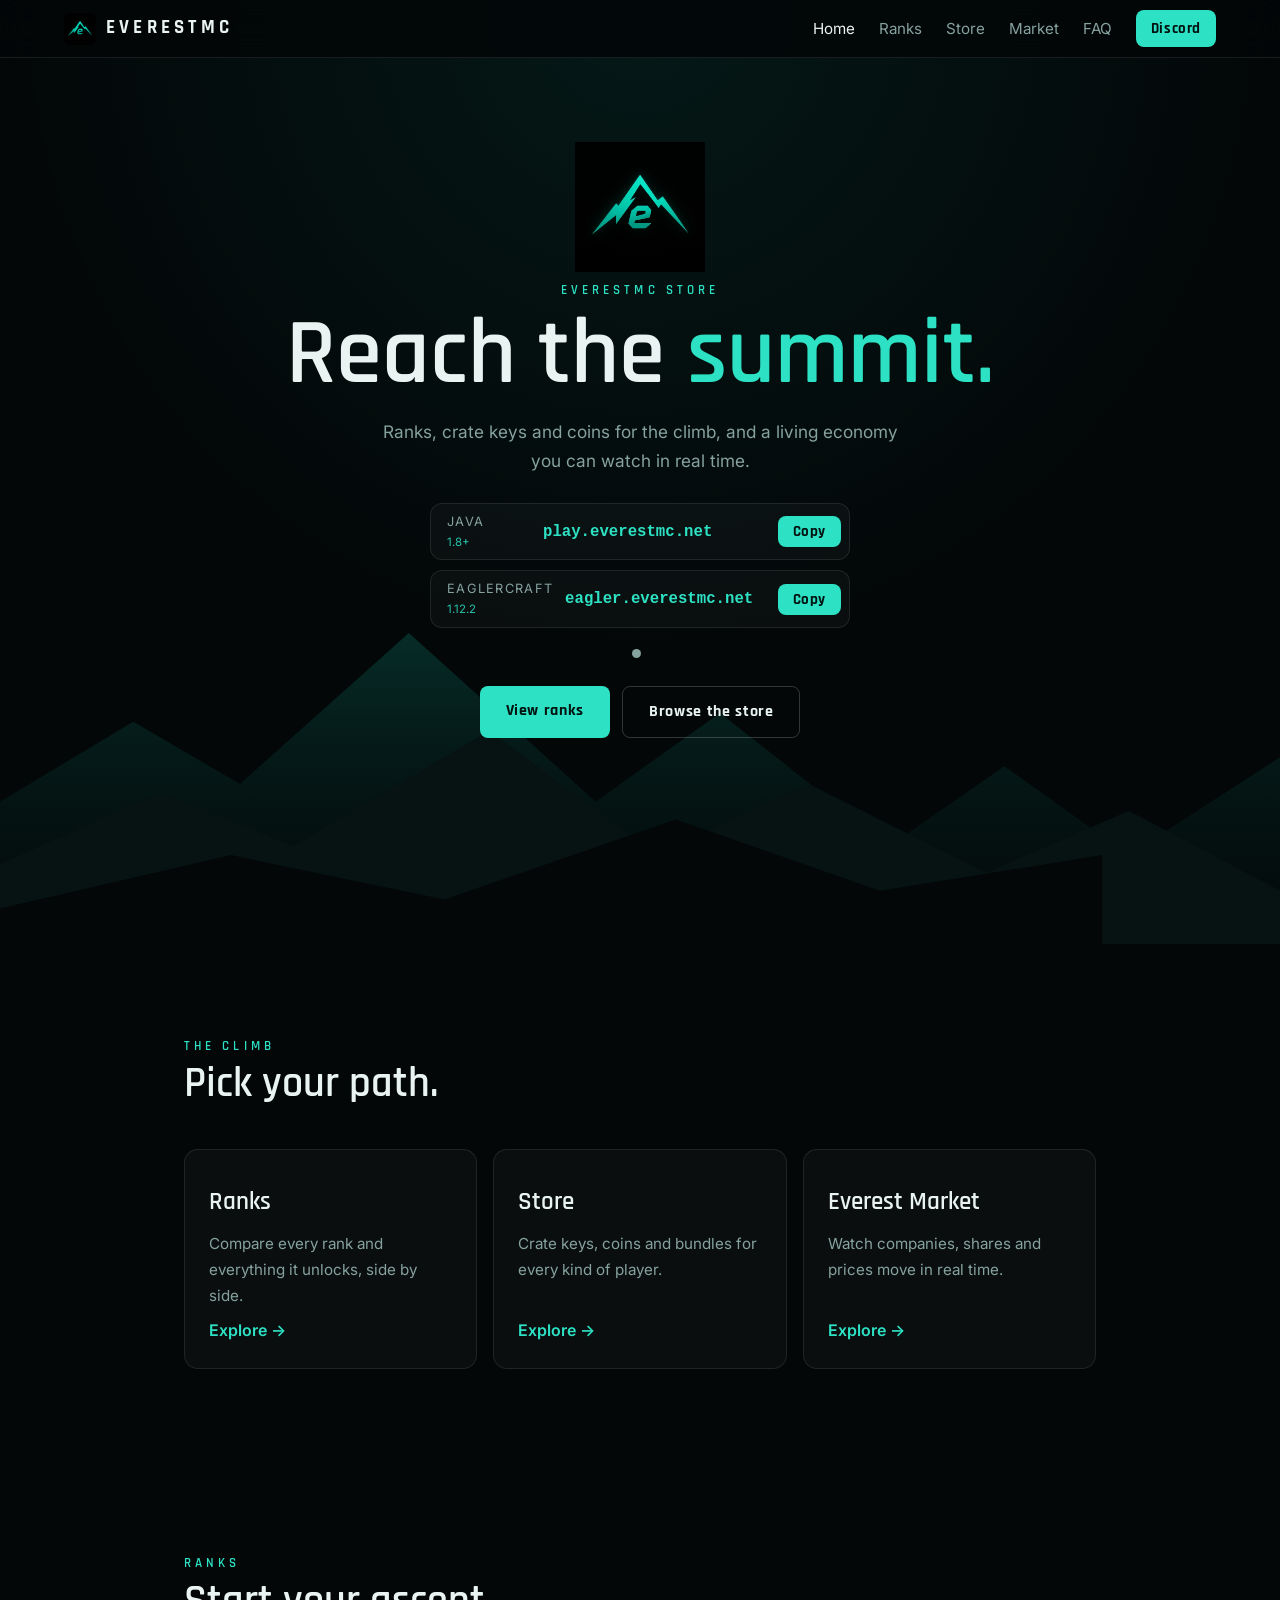
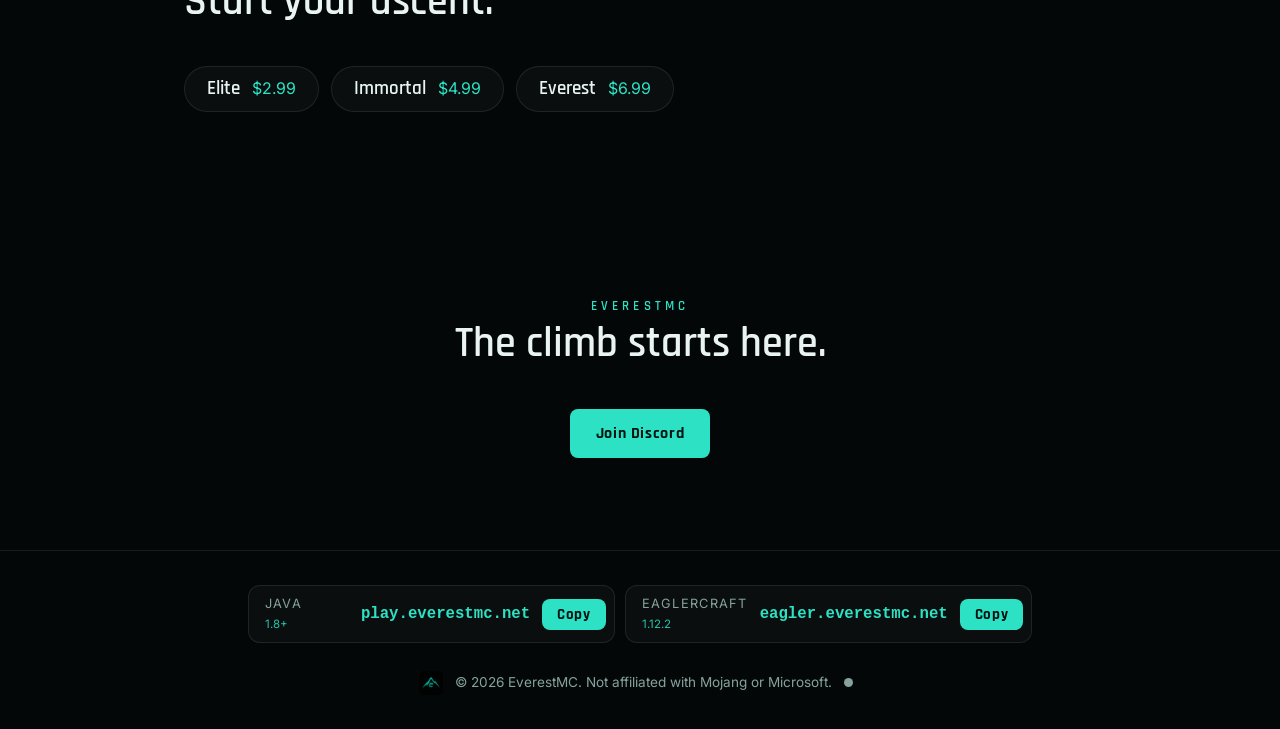
<file: index.html>
<!doctype html>
<html lang="en"><head>
<meta charset="utf-8"><meta name="viewport" content="width=device-width,initial-scale=1">
<title>EverestMC Store | Ranks, Crate Keys & Coins</title>
<meta name="description" content="The official EverestMC Minecraft store. Buy ranks, crate keys and coins, and follow the live Everest Market economy.">
<link rel="canonical" href="https://store.everestmc.net/">
<meta name="theme-color" content="#030708">
<meta property="og:type" content="website"><meta property="og:title" content="EverestMC Store | Ranks, Crate Keys & Coins"><meta property="og:description" content="The official EverestMC Minecraft store. Buy ranks, crate keys and coins, and follow the live Everest Market economy.">
<meta property="og:url" content="https://store.everestmc.net/"><meta property="og:image" content="https://store.everestmc.net/logo.webp"><meta name="twitter:card" content="summary">
<link rel="icon" href="favicon.png">
<link rel="preconnect" href="https://fonts.googleapis.com"><link rel="preconnect" href="https://fonts.gstatic.com" crossorigin>
<link href="https://fonts.googleapis.com/css2?family=Rajdhani:wght@500;600;700&family=Inter:wght@400;500;600&display=swap" rel="stylesheet">
<link rel="stylesheet" href="style.css">
</head><body>
<header><a class="brand" href="index.html"><img src="logo.webp" alt="" width="32" height="32">EVERESTMC</a>
<nav><a href="index.html" class="cur">Home</a><a href="ranks.html">Ranks</a><a href="store.html">Store</a><a href="market.html">Market</a><a href="faq.html">FAQ</a><a class="btn sm dc" href="#">Discord</a></nav></header>
<main>
<section class="hero"><svg class="peaks" viewBox="0 0 1440 420" preserveAspectRatio="xMidYMax slice" aria-hidden="true"><defs><linearGradient id="g1" x1="0" y1="0" x2="0" y2="1"><stop offset="0" stop-color="#19f0cc" stop-opacity=".16"/><stop offset="1" stop-color="#030708" stop-opacity="0"/></linearGradient></defs>
<path fill="url(#g1)" d="M0 420V260l150-90 120 70 190-170 210 190 140-100 190 150 130-90 140 100 170-110v320z"/>
<path fill="#071213" d="M0 420V330l180-80 150 60 220-130 190 140 170-80 200 100 160-70 170 90v110z"/>
<path fill="#030708" d="M0 420V380l260-60 240 50 260-90 230 80 250-40v100z"/></svg>
<div class="hin"><img class="mark" src="logo.webp" alt="EverestMC logo" width="130" height="130">
<p class="eyebrow">EVERESTMC STORE</p><h1>Reach the <span>summit.</span></h1>
<p class="lead">Ranks, crate keys and coins for the climb, and a living economy you can watch in real time.</p>
<div class="ips"></div><p class="pl c"><span class="dot pdot"></span><span class="players"></span></p>
<p class="cta"><a class="btn" href="ranks.html">View ranks</a><a class="btn ghost" href="store.html">Browse the store</a></p></div></section>
<section><p class="eyebrow">THE CLIMB</p><h2>Pick your path.</h2><div class="grid g3">
<a class="card lc reveal" href="ranks.html"><h3>Ranks</h3><p>Compare every rank and everything it unlocks, side by side.</p><span class="go">Explore →</span></a>
<a class="card lc reveal" href="store.html"><h3>Store</h3><p>Crate keys, coins and bundles for every kind of player.</p><span class="go">Explore →</span></a>
<a class="card lc reveal" href="market.html"><h3>Everest Market</h3><p>Watch companies, shares and prices move in real time.</p><span class="go">Explore →</span></a>
</div></section>
<section><p class="eyebrow">RANKS</p><h2>Start your ascent.</h2><div class="chips" id="rankPreview"></div></section>
<section class="final"><p class="eyebrow">EVERESTMC</p><h2>The climb starts here.</h2><a class="btn dc" href="#">Join Discord</a></section>
</main>
<footer><div class="ips small"></div><div class="fl"><img src="logo.webp" alt="" width="24" height="24"><span>© 2026 EverestMC. Not affiliated with Mojang or Microsoft.</span><span class="pl"><span class="dot pdot"></span><span class="players"></span></span></div></footer>
<script src="config.js"></script><script src="script.js"></script>
</body></html>
</file>
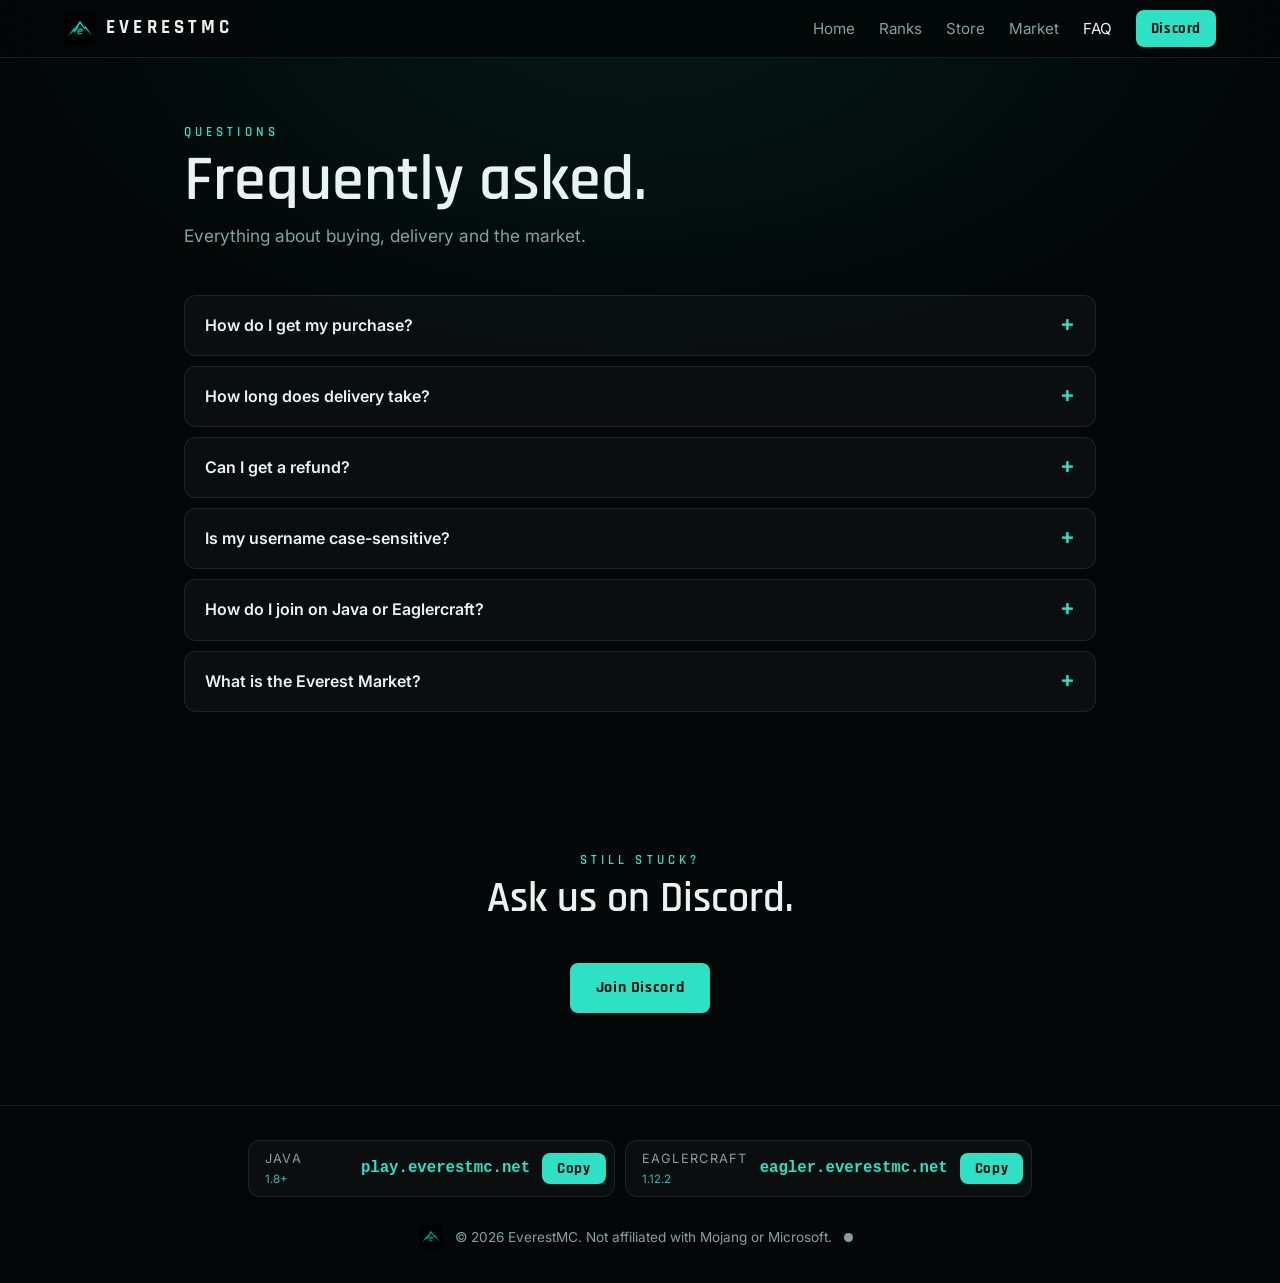
<file: faq.html>
<!doctype html>
<html lang="en"><head>
<meta charset="utf-8"><meta name="viewport" content="width=device-width,initial-scale=1">
<title>FAQ | EverestMC Store</title>
<meta name="description" content="Answers about buying, delivery and the EverestMC Everest Market.">
<link rel="canonical" href="https://store.everestmc.net/faq">
<meta name="theme-color" content="#030708">
<meta property="og:type" content="website"><meta property="og:title" content="FAQ | EverestMC Store"><meta property="og:description" content="Answers about buying, delivery and the EverestMC Everest Market.">
<meta property="og:url" content="https://store.everestmc.net/faq"><meta property="og:image" content="https://store.everestmc.net/logo.webp"><meta name="twitter:card" content="summary">
<link rel="icon" href="favicon.png">
<link rel="preconnect" href="https://fonts.googleapis.com"><link rel="preconnect" href="https://fonts.gstatic.com" crossorigin>
<link href="https://fonts.googleapis.com/css2?family=Rajdhani:wght@500;600;700&family=Inter:wght@400;500;600&display=swap" rel="stylesheet">
<link rel="stylesheet" href="style.css">
</head><body>
<header><a class="brand" href="index.html"><img src="logo.webp" alt="" width="32" height="32">EVERESTMC</a>
<nav><a href="index.html">Home</a><a href="ranks.html">Ranks</a><a href="store.html">Store</a><a href="market.html">Market</a><a href="faq.html" class="cur">FAQ</a><a class="btn sm dc" href="#">Discord</a></nav></header>
<main>
<section class="pagehero"><p class="eyebrow">QUESTIONS</p><h1>Frequently asked.</h1><p class="lead">Everything about buying, delivery and the market.</p></section><section class="tight">
<details><summary>How do I get my purchase?</summary><p>Pay with PayPal using your exact Minecraft username. Your rank, keys or coins are applied to that username once payment is confirmed.</p></details>
<details><summary>How long does delivery take?</summary><p class="delivery"></p></details>
<details><summary>Can I get a refund?</summary><p>Digital items are generally final once delivered. If something went wrong, open a ticket on Discord and we will sort it out.</p></details>
<details><summary>Is my username case-sensitive?</summary><p>Double-check the spelling before you pay; purchases are applied to exactly what you enter.</p></details>
<details><summary>How do I join on Java or Eaglercraft?</summary><p>Copy the Java or Eaglercraft address from the bottom of any page. Java works on 1.8 and newer; Eaglercraft (in your browser) works on 1.12.2 only.</p></details>
<details><summary>What is the Everest Market?</summary><p>Players found companies, sell shares and trade. Share price is a company's treasury divided by its total shares, shown live on the <a href="market.html">Market page</a>.</p></details></section>
<section class="final"><p class="eyebrow">STILL STUCK?</p><h2>Ask us on Discord.</h2><a class="btn dc" href="#">Join Discord</a></section>
</main>
<footer><div class="ips small"></div><div class="fl"><img src="logo.webp" alt="" width="24" height="24"><span>© 2026 EverestMC. Not affiliated with Mojang or Microsoft.</span><span class="pl"><span class="dot pdot"></span><span class="players"></span></span></div></footer>
<script src="config.js"></script><script src="script.js"></script>
</body></html>
</file>
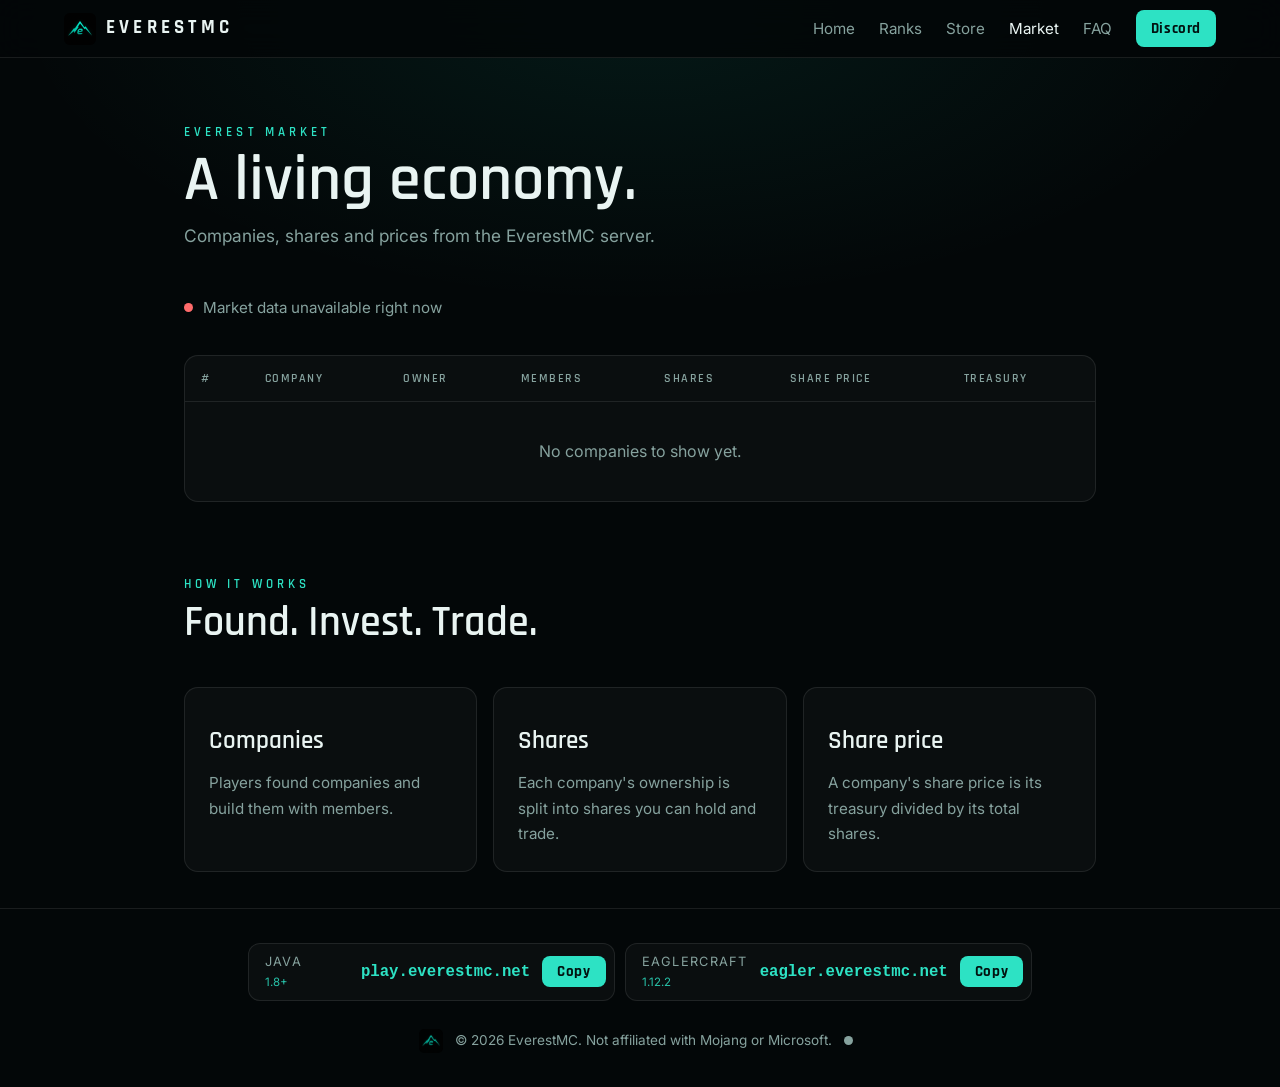
<file: market.html>
<!doctype html>
<html lang="en"><head>
<meta charset="utf-8"><meta name="viewport" content="width=device-width,initial-scale=1">
<title>Everest Market | EverestMC Store</title>
<meta name="description" content="Live EverestMC economy: companies, shares, share prices and treasuries.">
<link rel="canonical" href="https://store.everestmc.net/market">
<meta name="theme-color" content="#030708">
<meta property="og:type" content="website"><meta property="og:title" content="Everest Market | EverestMC Store"><meta property="og:description" content="Live EverestMC economy: companies, shares, share prices and treasuries.">
<meta property="og:url" content="https://store.everestmc.net/market"><meta property="og:image" content="https://store.everestmc.net/logo.webp"><meta name="twitter:card" content="summary">
<link rel="icon" href="favicon.png">
<link rel="preconnect" href="https://fonts.googleapis.com"><link rel="preconnect" href="https://fonts.gstatic.com" crossorigin>
<link href="https://fonts.googleapis.com/css2?family=Rajdhani:wght@500;600;700&family=Inter:wght@400;500;600&display=swap" rel="stylesheet">
<link rel="stylesheet" href="style.css">
</head><body>
<header><a class="brand" href="index.html"><img src="logo.webp" alt="" width="32" height="32">EVERESTMC</a>
<nav><a href="index.html">Home</a><a href="ranks.html">Ranks</a><a href="store.html">Store</a><a href="market.html" class="cur">Market</a><a href="faq.html">FAQ</a><a class="btn sm dc" href="#">Discord</a></nav></header>
<main>
<section class="pagehero"><p class="eyebrow">EVEREST MARKET</p><h1>A living economy.</h1><p class="lead">Companies, shares and prices from the EverestMC server.</p></section><section class="tight"><div class="status"><span id="dot" class="dot"></span><span id="stat">Connecting…</span></div>
<div class="stats" id="stats"></div>
<div class="wrap"><table><thead><tr><th>#</th><th>Company</th><th>Owner</th><th>Members</th><th>Shares</th><th>Share price</th><th>Treasury</th></tr></thead><tbody id="rows"></tbody></table></div></section>
<section class="tight"><p class="eyebrow">HOW IT WORKS</p><h2>Found. Invest. Trade.</h2><div class="grid g3">
<div class="card"><h3>Companies</h3><p>Players found companies and build them with members.</p></div>
<div class="card"><h3>Shares</h3><p>Each company's ownership is split into shares you can hold and trade.</p></div>
<div class="card"><h3>Share price</h3><p>A company's share price is its treasury divided by its total shares.</p></div></div></section>
</main>
<footer><div class="ips small"></div><div class="fl"><img src="logo.webp" alt="" width="24" height="24"><span>© 2026 EverestMC. Not affiliated with Mojang or Microsoft.</span><span class="pl"><span class="dot pdot"></span><span class="players"></span></span></div></footer>
<script src="config.js"></script><script src="script.js"></script>
</body></html>
</file>
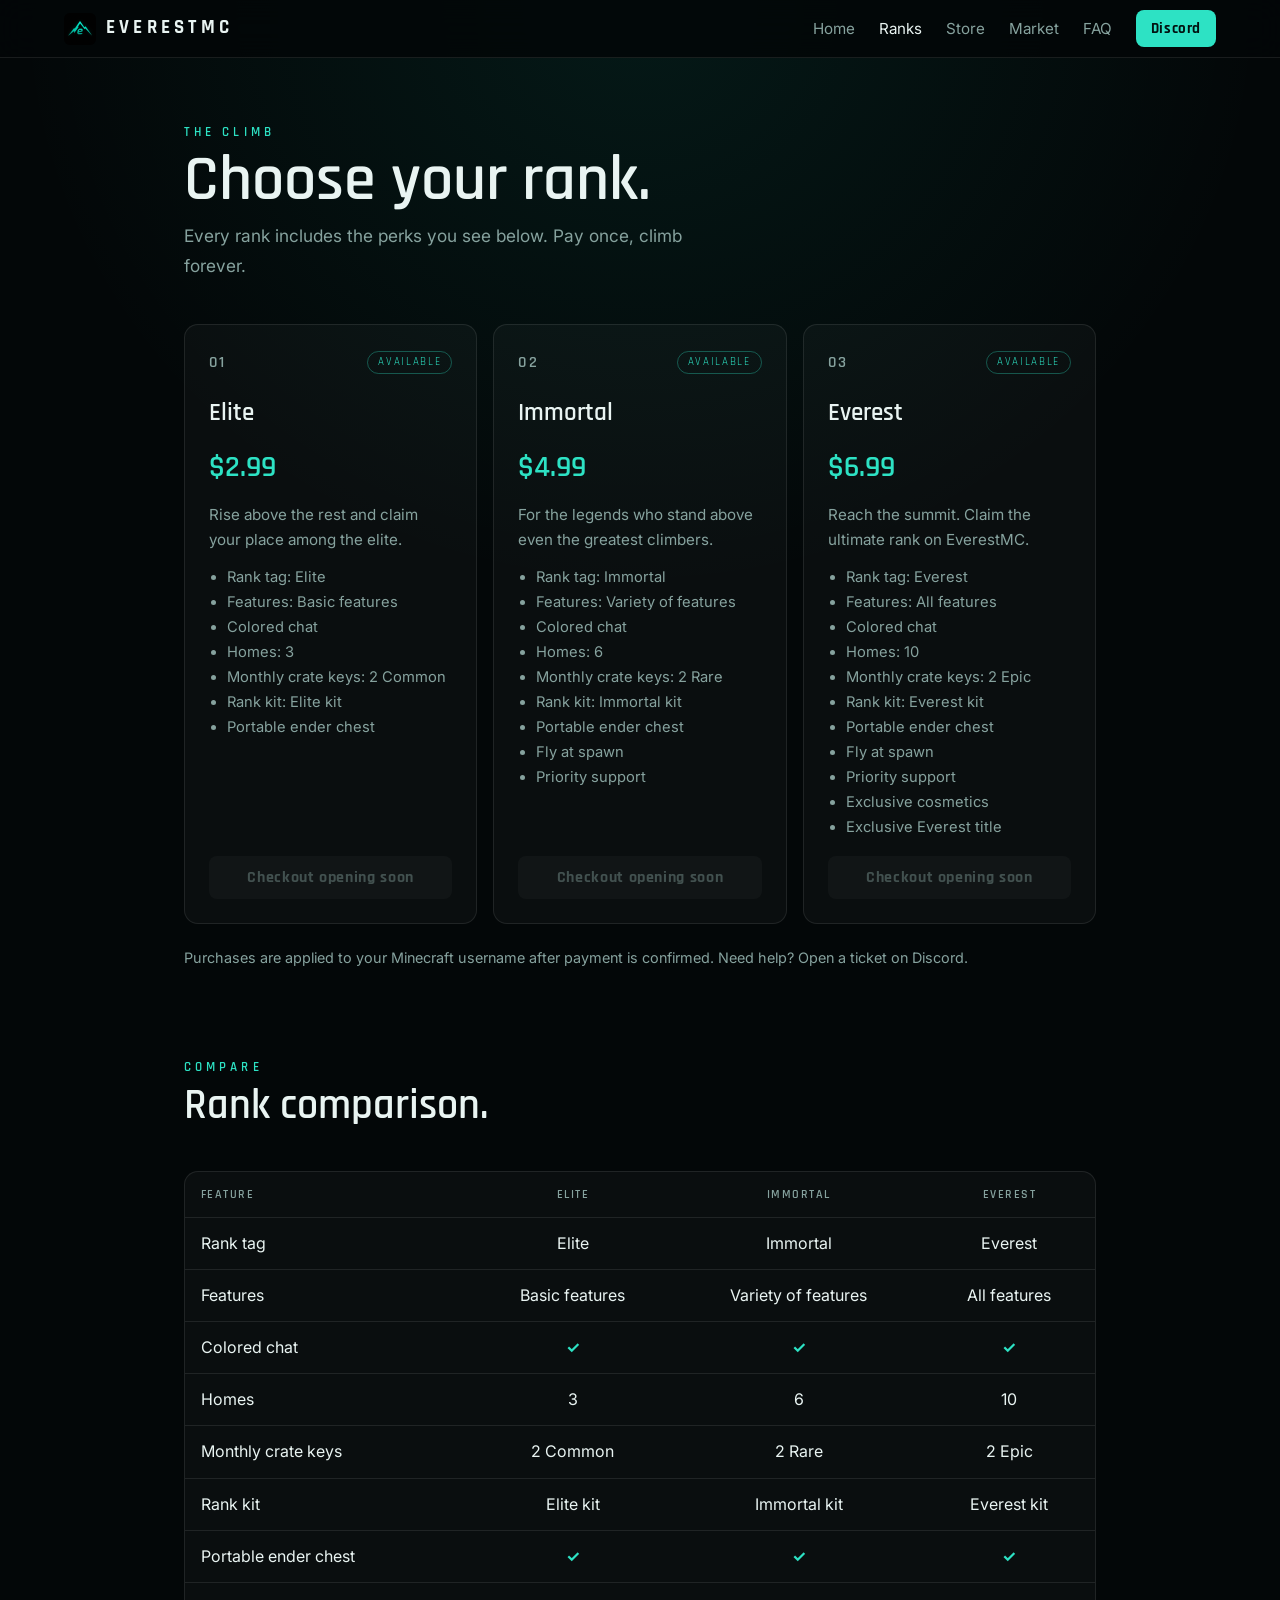
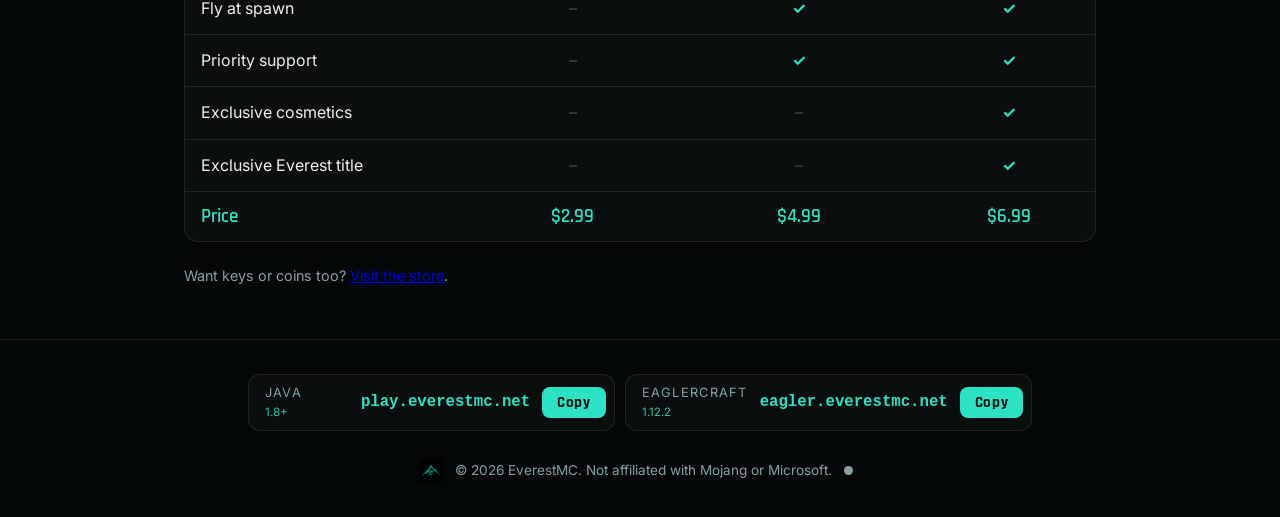
<file: ranks.html>
<!doctype html>
<html lang="en"><head>
<meta charset="utf-8"><meta name="viewport" content="width=device-width,initial-scale=1">
<title>Ranks | EverestMC Store</title>
<meta name="description" content="Compare EverestMC ranks Elite, Immortal and Everest and everything each one unlocks.">
<link rel="canonical" href="https://store.everestmc.net/ranks">
<meta name="theme-color" content="#030708">
<meta property="og:type" content="website"><meta property="og:title" content="Ranks | EverestMC Store"><meta property="og:description" content="Compare EverestMC ranks Elite, Immortal and Everest and everything each one unlocks.">
<meta property="og:url" content="https://store.everestmc.net/ranks"><meta property="og:image" content="https://store.everestmc.net/logo.webp"><meta name="twitter:card" content="summary">
<link rel="icon" href="favicon.png">
<link rel="preconnect" href="https://fonts.googleapis.com"><link rel="preconnect" href="https://fonts.gstatic.com" crossorigin>
<link href="https://fonts.googleapis.com/css2?family=Rajdhani:wght@500;600;700&family=Inter:wght@400;500;600&display=swap" rel="stylesheet">
<link rel="stylesheet" href="style.css">
</head><body>
<header><a class="brand" href="index.html"><img src="logo.webp" alt="" width="32" height="32">EVERESTMC</a>
<nav><a href="index.html">Home</a><a href="ranks.html" class="cur">Ranks</a><a href="store.html">Store</a><a href="market.html">Market</a><a href="faq.html">FAQ</a><a class="btn sm dc" href="#">Discord</a></nav></header>
<main>
<section class="pagehero"><p class="eyebrow">THE CLIMB</p><h1>Choose your rank.</h1><p class="lead">Every rank includes the perks you see below. Pay once, climb forever.</p></section><section class="tight"><div class="grid" id="rankGrid"></div><p class="note delivery"></p></section>
<section class="tight"><p class="eyebrow">COMPARE</p><h2>Rank comparison.</h2><div class="wrap"><table id="cmp" class="cmp"></table></div>
<p class="note">Want keys or coins too? <a href="store.html">Visit the store</a>.</p></section>
</main>
<footer><div class="ips small"></div><div class="fl"><img src="logo.webp" alt="" width="24" height="24"><span>© 2026 EverestMC. Not affiliated with Mojang or Microsoft.</span><span class="pl"><span class="dot pdot"></span><span class="players"></span></span></div></footer>
<dialog id="co"><form method="dialog"><button class="x" aria-label="Close">×</button></form>
<h3 id="coTitle"></h3><label>Minecraft username<input id="user" maxlength="16" autocomplete="off" placeholder="Steve"></label>
<p class="err" id="err"></p><div id="pp"></div><p class="ok" id="ok"></p></dialog>
<script src="config.js"></script><script src="script.js"></script>
</body></html>
</file>
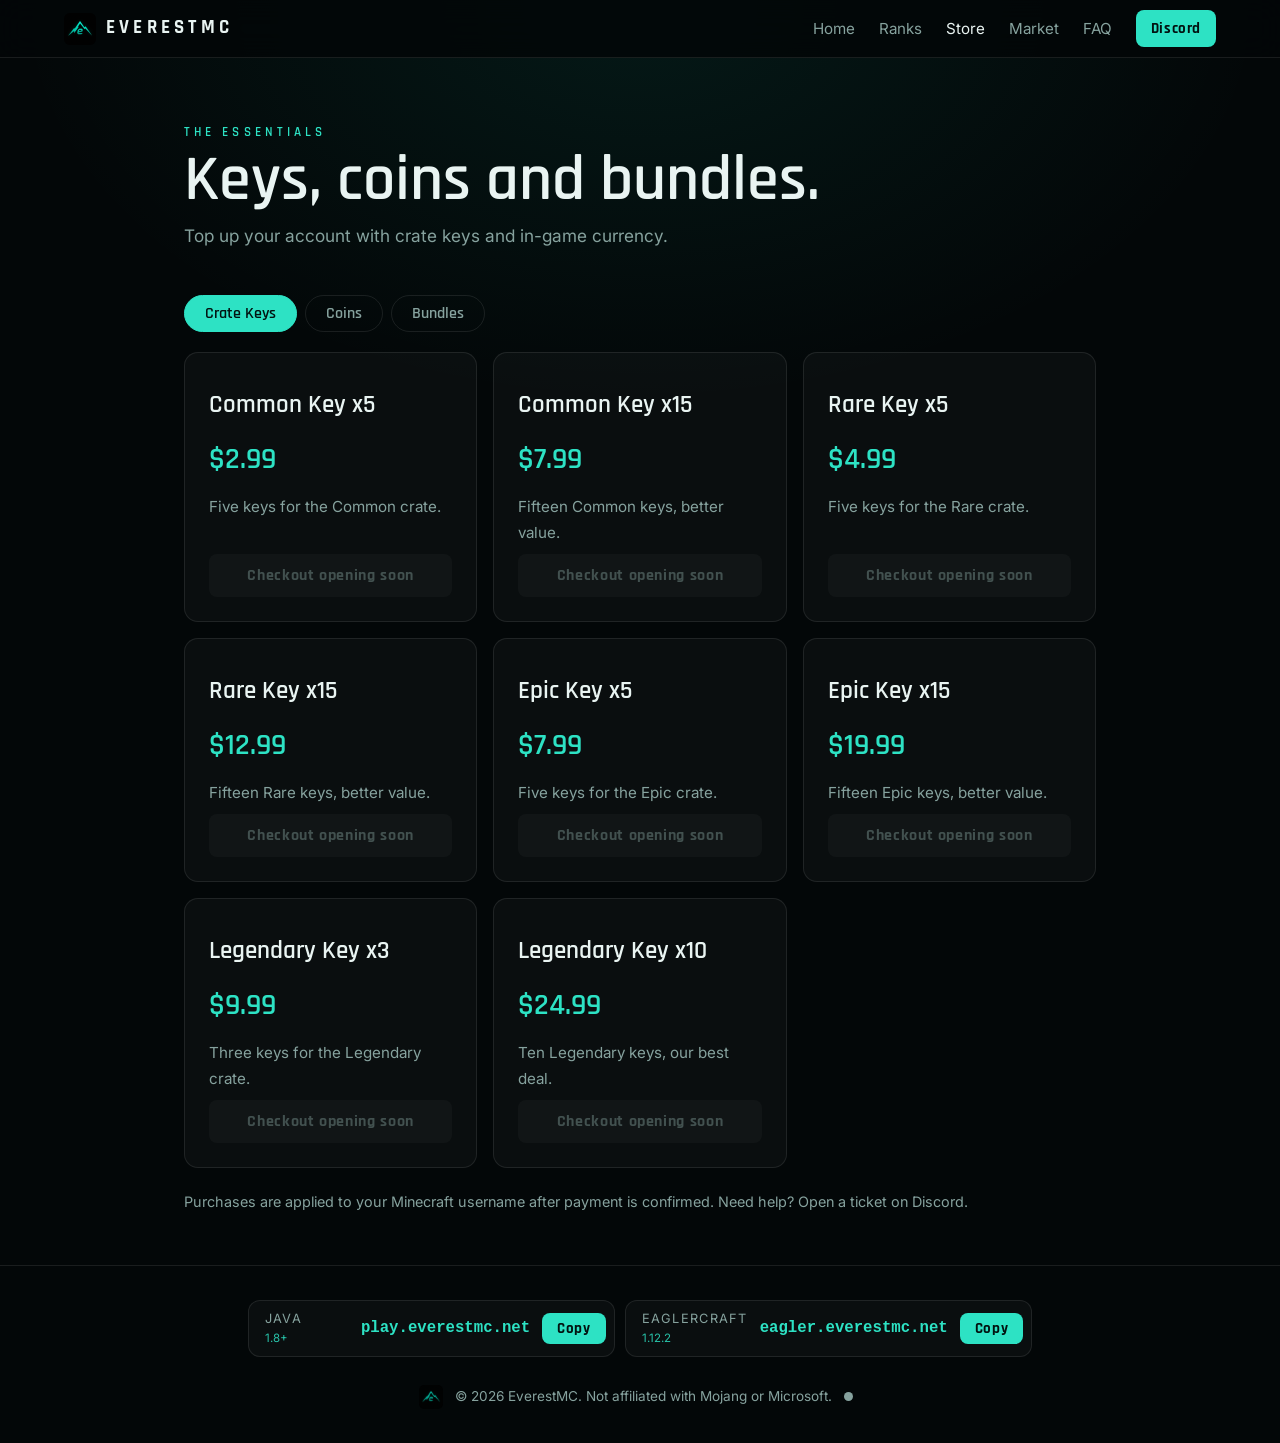
<file: store.html>
<!doctype html>
<html lang="en"><head>
<meta charset="utf-8"><meta name="viewport" content="width=device-width,initial-scale=1">
<title>Store | EverestMC Store</title>
<meta name="description" content="Buy EverestMC crate keys, coins and bundles.">
<link rel="canonical" href="https://store.everestmc.net/store">
<meta name="theme-color" content="#030708">
<meta property="og:type" content="website"><meta property="og:title" content="Store | EverestMC Store"><meta property="og:description" content="Buy EverestMC crate keys, coins and bundles.">
<meta property="og:url" content="https://store.everestmc.net/store"><meta property="og:image" content="https://store.everestmc.net/logo.webp"><meta name="twitter:card" content="summary">
<link rel="icon" href="favicon.png">
<link rel="preconnect" href="https://fonts.googleapis.com"><link rel="preconnect" href="https://fonts.gstatic.com" crossorigin>
<link href="https://fonts.googleapis.com/css2?family=Rajdhani:wght@500;600;700&family=Inter:wght@400;500;600&display=swap" rel="stylesheet">
<link rel="stylesheet" href="style.css">
</head><body>
<header><a class="brand" href="index.html"><img src="logo.webp" alt="" width="32" height="32">EVERESTMC</a>
<nav><a href="index.html">Home</a><a href="ranks.html">Ranks</a><a href="store.html" class="cur">Store</a><a href="market.html">Market</a><a href="faq.html">FAQ</a><a class="btn sm dc" href="#">Discord</a></nav></header>
<main>
<section class="pagehero"><p class="eyebrow">THE ESSENTIALS</p><h1>Keys, coins and bundles.</h1><p class="lead">Top up your account with crate keys and in-game currency.</p></section><section class="tight"><div class="tabs" id="tabs"></div><div class="grid" id="items"></div><p class="note delivery"></p></section>
</main>
<footer><div class="ips small"></div><div class="fl"><img src="logo.webp" alt="" width="24" height="24"><span>© 2026 EverestMC. Not affiliated with Mojang or Microsoft.</span><span class="pl"><span class="dot pdot"></span><span class="players"></span></span></div></footer>
<dialog id="co"><form method="dialog"><button class="x" aria-label="Close">×</button></form>
<h3 id="coTitle"></h3><label>Minecraft username<input id="user" maxlength="16" autocomplete="off" placeholder="Steve"></label>
<p class="err" id="err"></p><div id="pp"></div><p class="ok" id="ok"></p></dialog>
<script src="config.js"></script><script src="script.js"></script>
</body></html>
</file>
<file: style.css>
:root{--bg:#030708;--panel:#ffffff08;--line:#ffffff17;--tx:#e9f4f2;--mut:#86a29e;--ac:#2de2c4;--bad:#ff6b6b}
*{box-sizing:border-box}html{scroll-behavior:smooth;scroll-padding-top:70px}
body{margin:0;background:radial-gradient(70% 40% at 50% 0,#19f0cc14,transparent 70%) var(--bg) no-repeat;color:var(--tx);font:16px/1.7 Inter,system-ui,sans-serif;overflow-x:hidden}
h1,h2,h3,.brand,.btn,.eyebrow,th,.num,.tag,.tab,.price,.stat b{font-family:Rajdhani,Inter,sans-serif}
header{position:sticky;top:0;z-index:5;display:flex;justify-content:space-between;align-items:center;padding:10px 5vw;background:#030708d9;backdrop-filter:blur(14px);border-bottom:1px solid var(--line)}
.brand{display:flex;align-items:center;gap:10px;font-weight:700;font-size:1.2rem;letter-spacing:.22em;color:var(--tx);text-decoration:none}.brand img{border-radius:6px}
nav{display:flex;gap:24px;align-items:center}nav a{color:var(--mut);text-decoration:none;font-size:.95rem;transition:.2s}nav a:hover{color:var(--tx)}
section{max-width:1040px;margin:0 auto;padding:92px 5vw}
.hero{max-width:none;position:relative;overflow:hidden;text-align:center;padding:84px 5vw 190px}.hin{position:relative;z-index:1}
.peaks{position:absolute;left:0;bottom:0;width:100%;height:340px}
.mark{width:130px;height:auto;opacity:.95}
h1{font-size:clamp(3rem,10vw,5.8rem);margin:.1em 0;line-height:.95;font-weight:600}h1 span{color:var(--ac)}
h2{font-size:clamp(1.8rem,5vw,2.6rem);margin:.1em 0 1em;font-weight:600;line-height:1.1}
.eyebrow{color:var(--ac);letter-spacing:.32em;font-size:.8rem;font-weight:600;margin:0}.lead{color:var(--mut);max-width:520px;margin:1em auto 1.6em;font-size:1.08rem}
.cta{display:flex;gap:12px;justify-content:center;flex-wrap:wrap}
.btn{display:inline-block;background:var(--ac);color:#021311;border:0;padding:11px 26px;border-radius:8px;font-weight:700;font-size:1.02rem;letter-spacing:.04em;text-decoration:none;cursor:pointer;transition:.2s}
.btn:hover:not(:disabled){filter:brightness(1.12)}.btn.ghost{background:none;color:var(--tx);border:1px solid #ffffff30}.btn.ghost:hover{border-color:var(--ac);color:var(--ac)}.btn.sm{padding:6px 15px;font-size:.92rem}
.ipbox{display:inline-flex;align-items:center;gap:12px;flex-wrap:wrap;justify-content:center;border:1px solid var(--line);background:#ffffff08;border-radius:12px;padding:8px 10px 8px 18px;margin:0 0 22px}
.ipbox[hidden]{display:none}.ipbox code{font:600 1.05rem ui-monospace,Menlo,monospace;color:var(--ac)}.pl{display:flex;align-items:center;gap:8px;color:var(--mut);font-size:.9rem}
.grid{display:grid;grid-template-columns:repeat(auto-fit,minmax(230px,1fr));gap:16px}
.card{background:var(--panel);border:1px solid var(--line);border-radius:14px;padding:24px;display:flex;flex-direction:column;gap:8px;transition:border-color .25s,transform .25s}
.card:hover{border-color:#2de2c466;transform:translateY(-3px)}.card.locked{opacity:.65}.card.locked:hover{transform:none;border-color:var(--line)}
.ctop{display:flex;justify-content:space-between;align-items:center}.num{color:var(--mut);font-weight:600;letter-spacing:.15em}
.tag{font-size:.7rem;letter-spacing:.15em;color:var(--ac);border:1px solid #2de2c455;padding:1px 10px;border-radius:99px}.locked .tag{color:var(--mut);border-color:var(--line)}
.card h3{margin:.3em 0 0;font-size:1.55rem;font-weight:600}.price{font-size:1.9rem;font-weight:600;color:var(--ac)}.card p{color:var(--mut);margin:0;font-size:.95rem}.card ul{margin:4px 0 8px;padding-left:18px;color:var(--mut);font-size:.92rem}.card .btn{margin-top:auto}
.btn:disabled{background:#ffffff12;color:var(--mut)}
.tabs{display:flex;gap:8px;flex-wrap:wrap;margin-bottom:20px}.tab{background:none;border:1px solid var(--line);color:var(--mut);padding:7px 20px;border-radius:99px;font-size:1rem;font-weight:600;cursor:pointer;transition:.2s}.tab:hover{color:var(--tx)}.tab.on{background:var(--ac);color:#021311;border-color:var(--ac)}
.note{color:var(--mut);font-size:.9rem;margin-top:22px}
.status{display:flex;gap:10px;align-items:center;color:var(--mut);margin-bottom:18px;font-size:.95rem}
.dot{width:9px;height:9px;border-radius:50%;background:var(--mut);flex:none}.dot.live{background:var(--ac);animation:pulse 2s infinite}.dot.off{background:var(--bad)}@keyframes pulse{50%{opacity:.35}}
.stats{display:grid;grid-template-columns:repeat(auto-fit,minmax(170px,1fr));gap:12px;margin-bottom:16px}
.stat{background:var(--panel);border:1px solid var(--line);border-radius:12px;padding:16px}.stat b{display:block;font-size:1.6rem;font-weight:600;color:var(--ac)}.stat span{color:var(--mut);font-size:.85rem}
.wrap{overflow-x:auto;border:1px solid var(--line);border-radius:14px;background:var(--panel)}
table{width:100%;border-collapse:collapse;min-width:680px}th,td{padding:12px 16px;text-align:left;border-bottom:1px solid var(--line)}tbody tr:last-child td{border:0}tbody tr:hover{background:#ffffff06}
th{color:var(--mut);font-size:.78rem;text-transform:uppercase;letter-spacing:.12em;font-weight:600}td.n{font-variant-numeric:tabular-nums}td.empty{text-align:center;color:var(--mut);padding:36px}
.bar{height:3px;background:var(--line);border-radius:2px;margin-top:5px;min-width:70px}.bar i{display:block;height:100%;background:var(--ac);border-radius:2px}
details{background:var(--panel);border:1px solid var(--line);border-radius:12px;padding:16px 20px;margin-bottom:10px;transition:border-color .2s}details[open],details:hover{border-color:#2de2c455}
summary{cursor:pointer;font-weight:600;list-style:none;display:flex;justify-content:space-between}summary::-webkit-details-marker{display:none}summary::after{content:"+";color:var(--ac);font-size:1.4rem;line-height:1;transition:.2s}details[open] summary::after{transform:rotate(45deg)}details p{color:var(--mut);margin:.7em 0 0}
.final{text-align:center}footer{display:flex;gap:12px;justify-content:center;align-items:center;flex-wrap:wrap;color:var(--mut);padding:34px 5vw;border-top:1px solid var(--line);font-size:.85rem}footer img{border-radius:5px;opacity:.8}
dialog{background:#0a1213;color:var(--tx);border:1px solid #2de2c466;border-radius:16px;padding:26px;width:min(430px,92vw)}dialog::backdrop{background:#000b;backdrop-filter:blur(4px)}
.x{float:right;background:none;border:0;color:var(--mut);font-size:1.7rem;cursor:pointer}label{display:block;color:var(--mut);font-size:.9rem}
input{width:100%;margin:6px 0;padding:11px;border-radius:8px;border:1px solid var(--line);background:var(--bg);color:var(--tx);font-size:1rem}input:focus{outline:0;border-color:var(--ac)}
.err{color:var(--bad);min-height:1.2em;margin:.2em 0}.ok{color:var(--ac)}
.reveal{opacity:0;transform:translateY(18px);transition:opacity .7s,transform .7s,border-color .25s}.reveal.in{opacity:1;transform:none}

@media(prefers-reduced-motion:reduce){*{animation:none!important;transition:none!important}.reveal{opacity:1;transform:none}}

.pagehero{max-width:1040px;margin:0 auto;padding:64px 5vw 8px}.pagehero h1{font-size:clamp(2.4rem,7vw,4rem)}.pagehero .lead{margin:.6em 0 0;max-width:560px}
section.tight{padding-top:36px;padding-bottom:36px}
nav a.cur{color:var(--tx)}
.g3{grid-template-columns:repeat(auto-fit,minmax(260px,1fr))}.lc{text-decoration:none;color:inherit}.lc .go{color:var(--ac);font-weight:600;margin-top:auto}
.chips{display:flex;gap:12px;flex-wrap:wrap}.chip{display:flex;gap:12px;align-items:baseline;border:1px solid var(--line);background:var(--panel);border-radius:99px;padding:8px 22px;text-decoration:none;color:var(--tx);transition:.2s}.chip:hover{border-color:var(--ac)}.chip b{font:600 1.2rem Rajdhani}.chip span{color:var(--ac)}
.ips{display:flex;flex-direction:column;gap:10px;align-items:center;margin:0 0 16px}.ipbox{display:flex;align-items:center;gap:12px;border:1px solid var(--line);background:#ffffff08;border-radius:12px;padding:7px 8px 7px 16px;width:min(420px,100%)}
.ipbox .iplabel{color:var(--mut);font-size:.8rem;letter-spacing:.1em;text-transform:uppercase;min-width:84px;text-align:left}.ipbox code{font:600 .98rem ui-monospace,Menlo,monospace;color:var(--ac);flex:1;text-align:left;overflow-x:auto;white-space:nowrap}
.ips.small{flex-direction:row;flex-wrap:wrap;justify-content:center}.ips.small .ipbox{width:auto}.ips:empty{display:none}
.pl.c{justify-content:center;margin:0 0 22px;min-height:1.4em}
.cmp td,.cmp th{text-align:center}.cmp td:first-child,.cmp th:first-child{text-align:left}.cmp .yes{color:var(--ac);font-weight:700}.cmp .no{color:#ffffff40}.cmp .prow td{font:600 1.2rem Rajdhani;color:var(--ac)}.cmp{min-width:520px}
footer{flex-direction:column}.fl{display:flex;gap:12px;align-items:center;justify-content:center;flex-wrap:wrap}
@media(max-width:700px){header{flex-wrap:wrap;gap:6px}nav{width:100%;overflow-x:auto;gap:16px;padding-bottom:4px;white-space:nowrap}.hero{padding-bottom:150px}}
.ips .ipbox{margin:0}
.iplabel small{display:block;text-transform:none;letter-spacing:0;color:var(--ac);font-size:.72rem;opacity:.85}
</file>
